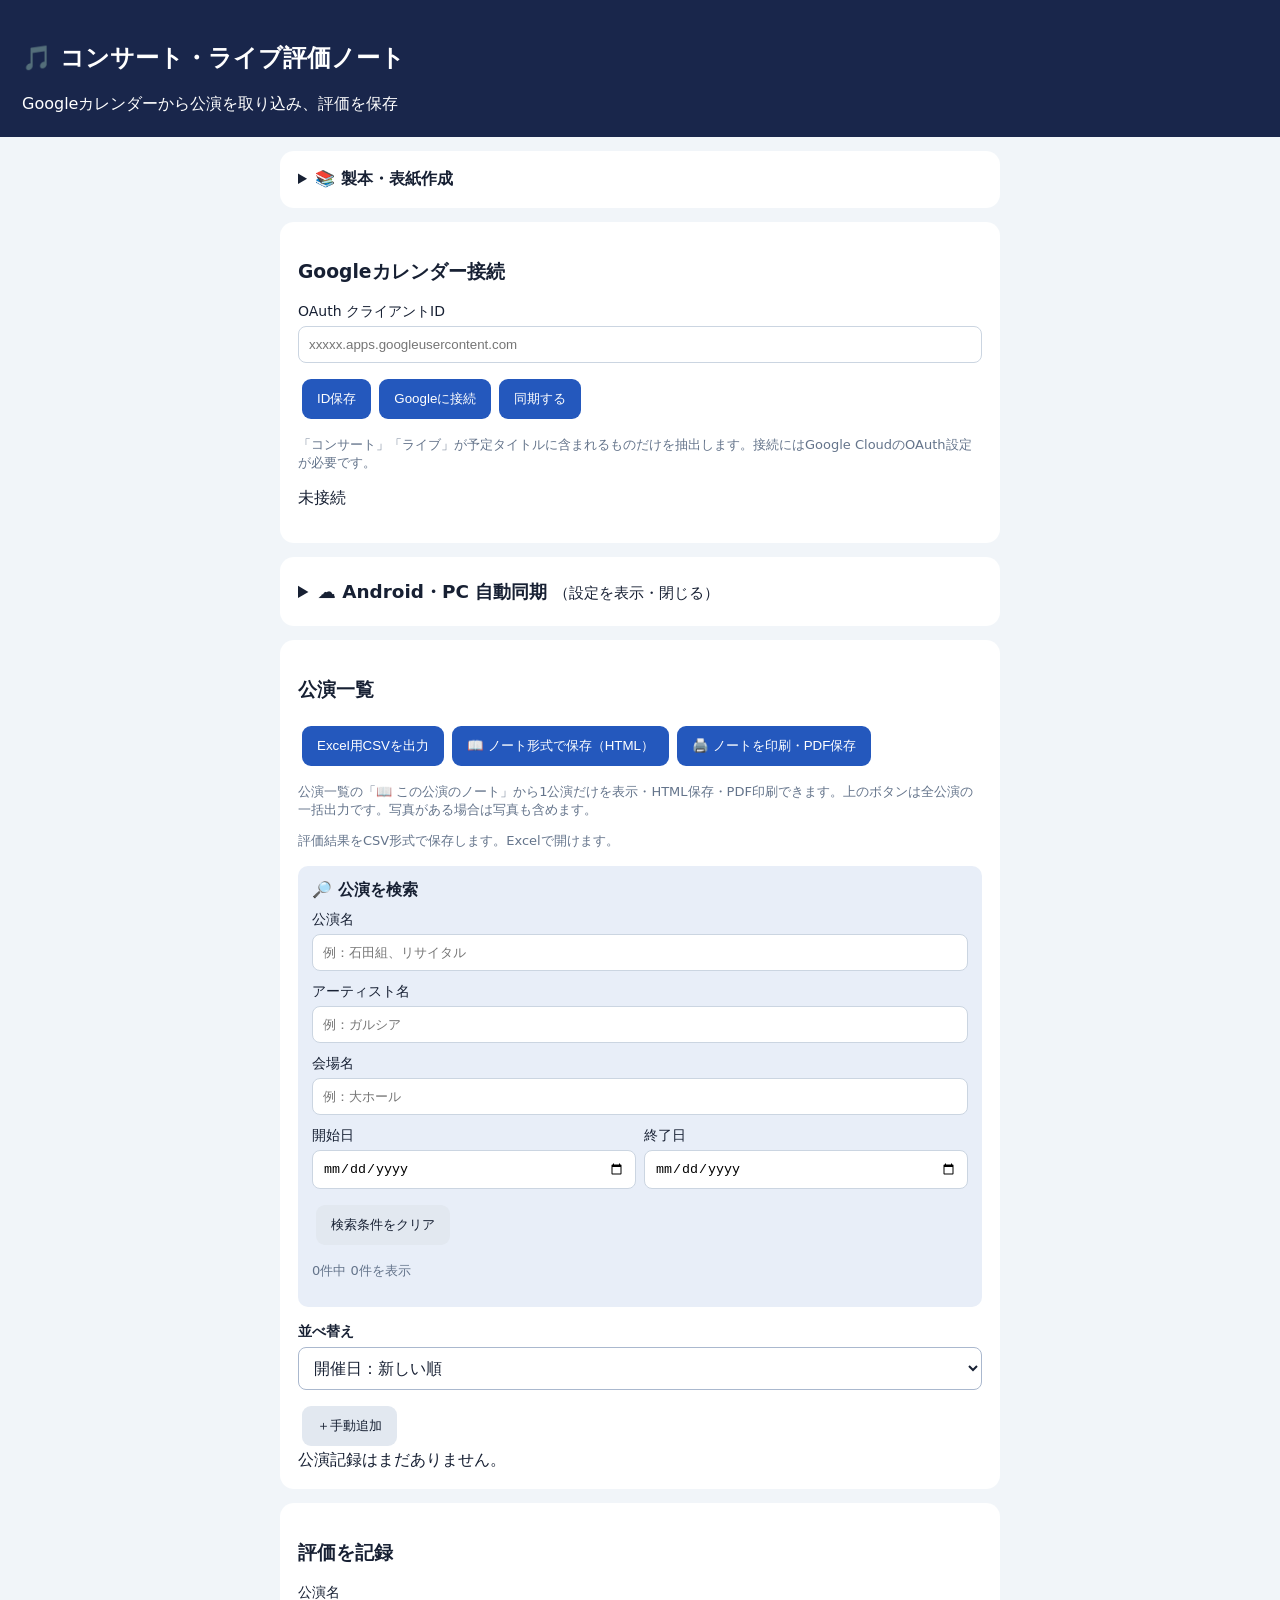
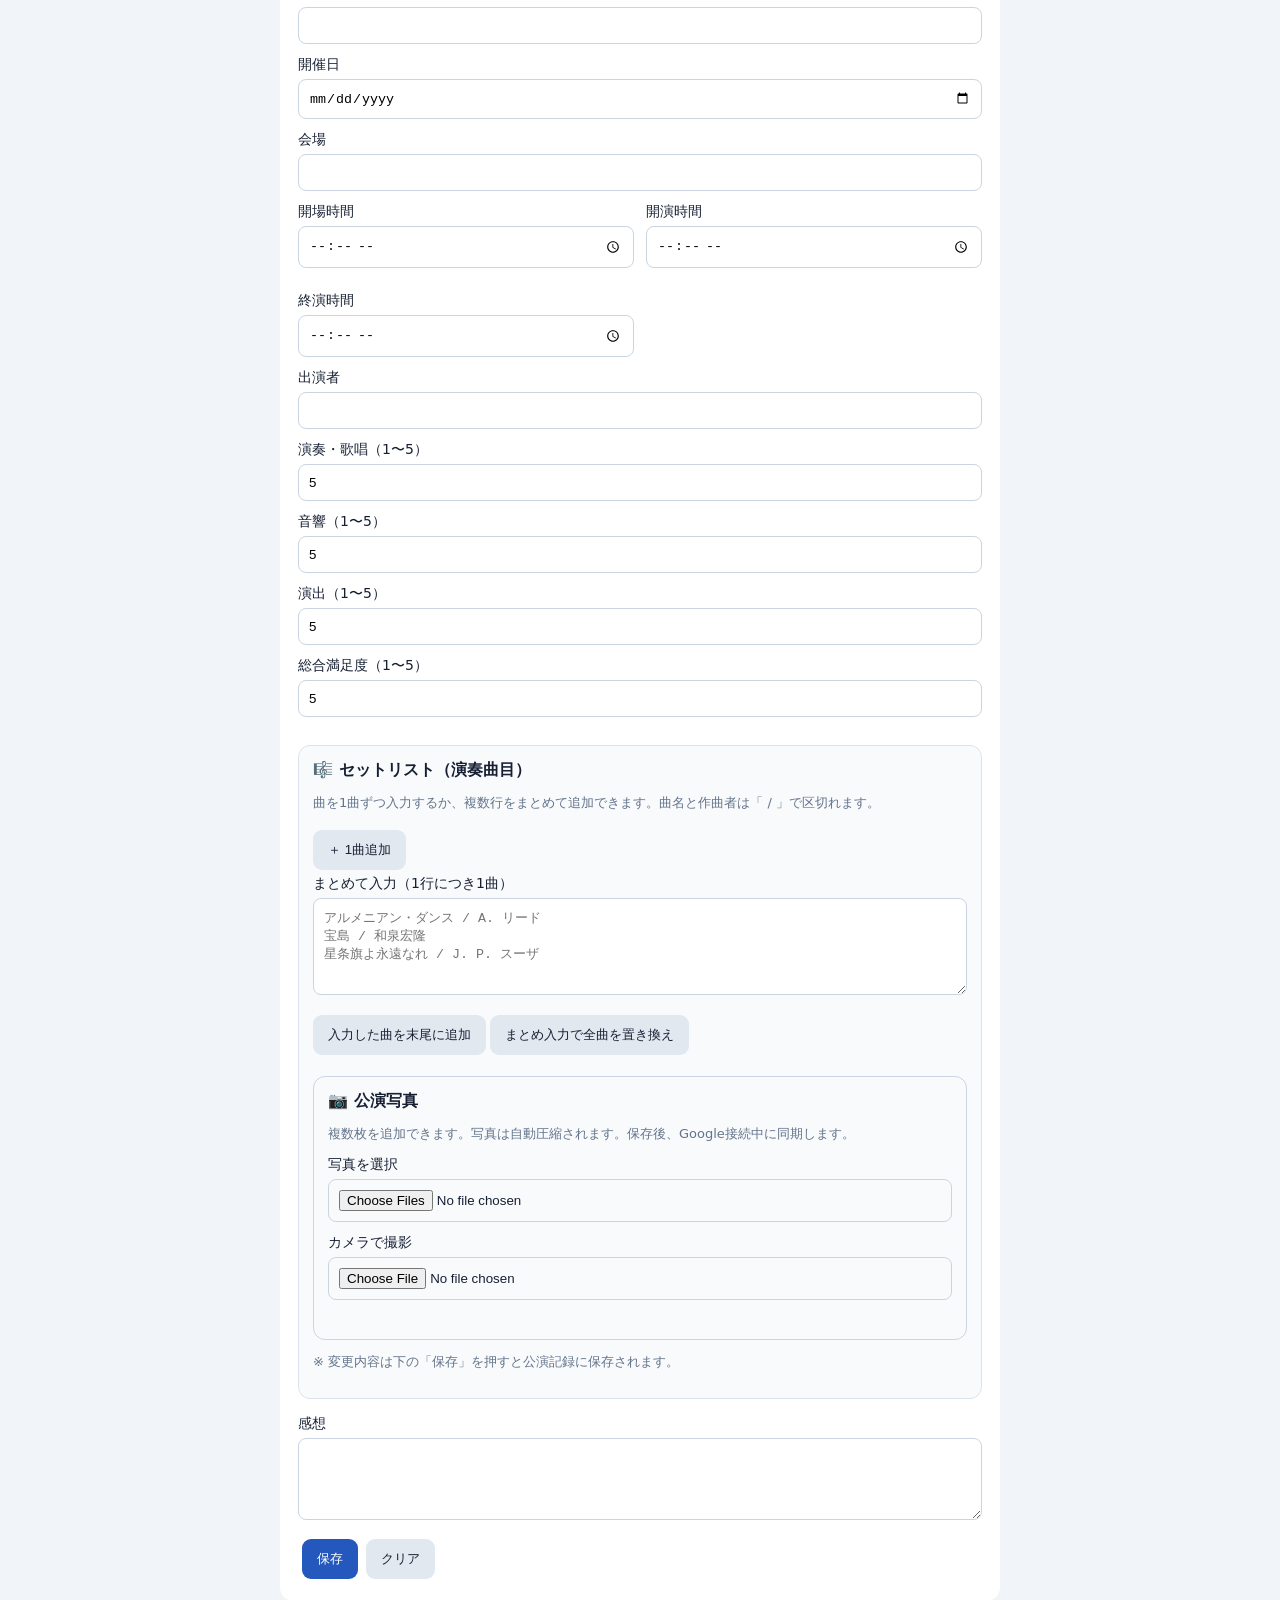
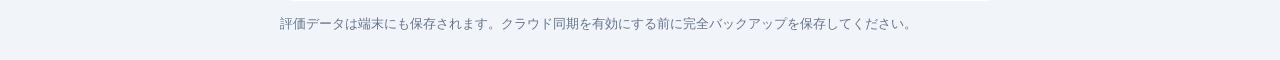
<file: index.html>
<!doctype html><html lang="ja"><head><meta charset="utf-8"><meta name="viewport" content="width=device-width,initial-scale=1"><meta name="theme-color" content="#19264b"><link rel="manifest" href="manifest.webmanifest"><title>コンサート・ライブ評価ノート</title><style>body{font-family:system-ui,sans-serif;background:#f1f5f9;margin:0;color:#172033}header{background:#19264b;color:white;padding:22px}main{max-width:720px;margin:auto;padding:14px}.panel{background:white;border-radius:14px;padding:18px;margin-bottom:14px}input,textarea{width:100%;box-sizing:border-box;padding:10px;margin:5px 0 12px;border:1px solid #cbd5e1;border-radius:8px}label{display:block;font-size:14px}button{background:#2458bd;color:white;border:0;padding:11px 15px;border-radius:9px;margin:4px;cursor:pointer}.secondary{background:#e2e8f0;color:#172033}.event{border-top:1px solid #ddd;padding:12px 0}.muted{color:#64748b;font-size:13px}.stars{color:#b45309}.setlist-editor{background:#f8fafc;border:1px solid #dbe4ee;border-radius:12px;padding:14px;margin:16px 0}.setlist-editor h4{margin:0 0 8px}.song-row{display:flex;align-items:flex-start;gap:8px;border-bottom:1px solid #e2e8f0;padding:9px 0}.song-number{min-width:24px;font-weight:700;padding-top:13px}.song-fields{flex:1;min-width:0}.song-fields input{margin:0 0 7px}.song-remove{flex:none;margin-top:5px}.setlist-editor button{margin:5px 4px 5px 0}.setlist-preview{white-space:pre-wrap;font-size:13px;color:#334155} .photo-tools{margin-top:16px;border:1px solid #cbd5e1;background:#f8fafc;border-radius:12px;padding:14px}.photo-tools h4{margin:0 0 8px} .photo-card{border:1px solid #cbd5e1;border-radius:8px;padding:8px;min-width:0}.photo-card img{width:100%;height:150px;object-fit:contain;cursor:zoom-in}#photoGallery{display:grid;grid-template-columns:repeat(auto-fit,minmax(130px,1fr));gap:8px}#photoZoom{max-width:94vw;max-height:94vh;border:0;border-radius:12px}#zoomImage{display:block;max-width:85vw;max-height:75vh;object-fit:contain}</style></head><body><header><h2>🎵 コンサート・ライブ評価ノート</h2><div>Googleカレンダーから公演を取り込み、評価を保存</div></header><main><section class="panel"><h3>Googleカレンダー接続</h3><label>OAuth クライアントID<input id="client" placeholder="xxxxx.apps.googleusercontent.com"></label><button id="saveClient">ID保存</button><button id="login">Googleに接続</button><button id="sync">同期する</button><p class="muted">「コンサート」「ライブ」が予定タイトルに含まれるものだけを抽出します。接続にはGoogle CloudのOAuth設定が必要です。</p><p id="status" role="status">未接続</p></section><section class="panel" id="cloudPanel"><details id="cloudDetails"><summary style="cursor:pointer;font-weight:700;font-size:1.15em;padding:4px 0;">☁️ Android・PC 自動同期 <span style="font-weight:400;font-size:0.8em;">（設定を表示・閉じる）</span></summary><div style="padding-top:12px"><p class="muted">Googleドライブのアプリ専用領域に評価・セットリスト・写真を保存します。通常の「マイドライブ」には表示されません。同じGoogleアカウントで接続してください。</p><p style="color:#92400e;background:#fffbeb;padding:10px;border-radius:8px">重要：初回統合前に、AndroidとPCの両方で「端末の完全バックアップ」を保存してください。既存の記録は統合し、同一記録の内容が異なる場合は別バージョンとして両方残します。削除した記録は別端末から戻る場合があります。</p><button id="backupAll" type="button">📦 端末の完全バックアップを保存</button><button id="restoreBackup" type="button" class="secondary">📥 バックアップから復元・統合</button>
<button id="repairBackup" type="button" class="secondary">修復済みバックアップで公演を整理</button><input id="repairFile" type="file" accept=".json,application/json" style="display:none"><input id="backupFile" type="file" accept=".json,application/json" style="display:none"><button id="startCloud" type="button">☁️ 初回データ統合・自動同期を有効にする</button><button id="cloudNow" type="button" class="secondary">今すぐ同期</button><p id="cloudStatus" class="muted" role="status">未設定（Googleに接続してください）</p><p class="muted">自動同期はアプリを開いてGoogleに接続している間に動作します。接続期限が切れたら再接続してください。</p></div></details></section><section class="panel"><h3>公演一覧</h3><button id="exportCsv" type="button">Excel用CSVを出力</button><button id="exportNote" type="button">📖 ノート形式で保存（HTML）</button><button id="printNote" type="button">🖨️ ノートを印刷・PDF保存</button><p class="muted">公演一覧の「📖 この公演のノート」から1公演だけを表示・HTML保存・PDF印刷できます。上のボタンは全公演の一括出力です。写真がある場合は写真も含めます。</p><p class="muted">評価結果をCSV形式で保存します。Excelで開けます。</p><div class="search-panel" role="search" aria-label="公演検索" style="margin:16px 0;padding:14px;background:#e8eef8;border-radius:10px"><h4 style="margin:0 0 10px">🔎 公演を検索</h4><label>公演名<input id="searchTitle" type="search" placeholder="例：石田組、リサイタル"></label><label>アーティスト名<input id="searchArtist" type="search" placeholder="例：ガルシア"></label><label>会場名<input id="searchVenue" type="search" placeholder="例：大ホール"></label><div style="display:grid;grid-template-columns:repeat(auto-fit,minmax(140px,1fr));gap:8px"><label>開始日<input id="searchFrom" type="date"></label><label>終了日<input id="searchTo" type="date"></label></div><button class="secondary" id="clearSearch" type="button">検索条件をクリア</button><p id="searchCount" class="muted" role="status" aria-live="polite"></p></div><div style="margin:12px 0"><label for="sortOrder" style="font-weight:600">並べ替え</label><select id="sortOrder" aria-label="公演の並べ替え" style="width:100%;padding:11px;margin-top:6px;border:1px solid #aab8ce;border-radius:8px;background:white;color:#172033;font-size:16px"><option value="dateDesc">開催日：新しい順</option><option value="dateAsc">開催日：古い順</option><option value="artistAsc">アーティスト名：五十音順</option><option value="ratingDesc">総合満足度：高い順</option></select></div><button class="secondary" id="add">＋手動追加</button><div id="list"></div></section><section class="panel"><h3>評価を記録</h3><form id="form"><input id="recordId" type="hidden"><label>公演名<input id="title" required></label><label>開催日<input id="date" type="date"></label><label>会場<input id="venue"></label><div style="display:grid;grid-template-columns:repeat(2,minmax(0,1fr));gap:12px"><label>開場時間<input id="doorsOpen" type="time"></label><label>開演時間<input id="showStart" type="time"></label><label>終演時間<input id="showEnd" type="time"></label></div><label>出演者<input id="artist"></label><label>演奏・歌唱（1〜5）<input id="music" type="number" min="1" max="5" value="5" required></label><label>音響（1〜5）<input id="sound" type="number" min="1" max="5" value="5" required></label><label>演出（1〜5）<input id="stage" type="number" min="1" max="5" value="5" required></label><label>総合満足度（1〜5）<input id="overall" type="number" min="1" max="5" value="5" required></label><section class="setlist-editor" aria-label="セットリスト入力"><h4>🎼 セットリスト（演奏曲目）</h4><p class="muted">曲を1曲ずつ入力するか、複数行をまとめて追加できます。曲名と作曲者は「 / 」で区切れます。</p><div id="songRows"></div><button type="button" id="addSong" class="secondary">＋ 1曲追加</button><label>まとめて入力（1行につき1曲）<textarea id="bulkSongs" rows="5" placeholder="アルメニアン・ダンス / A. リード&#10;宝島 / 和泉宏隆&#10;星条旗よ永遠なれ / J. P. スーザ"></textarea></label><button type="button" id="appendSongs" class="secondary">入力した曲を末尾に追加</button><button type="button" id="replaceSongs" class="secondary">まとめ入力で全曲を置き換え</button><section class="photo-tools"><h4>📷 公演写真</h4><p class="muted">複数枚を追加できます。写真は自動圧縮されます。保存後、Google接続中に同期します。</p><label>写真を選択<input id="setlistPhoto" type="file" accept="image/*" multiple></label><label>カメラで撮影<input id="cameraPhoto" type="file" accept="image/*" capture="environment"></label><div id="photoGallery"></div><p id="photoStatus" class="muted" role="status"></p></section><p class="muted">※ 変更内容は下の「保存」を押すと公演記録に保存されます。</p></section><label>感想<textarea id="memo" rows="4"></textarea></label><button type="submit">保存</button><button class="secondary" type="button" id="clear">クリア</button></form></section><p class="muted">評価データは端末にも保存されます。クラウド同期を有効にする前に完全バックアップを保存してください。</p></main><dialog id="photoZoom"><button type="button" id="closeZoom">閉じる</button><img id="zoomImage" alt="拡大写真"></dialog><script src="https://accounts.google.com/gsi/client" async defer></script><script src="app.js?v=20261126-calendarwrite4"></script><script src="book.js?v=4"></script></body></html>
</file>
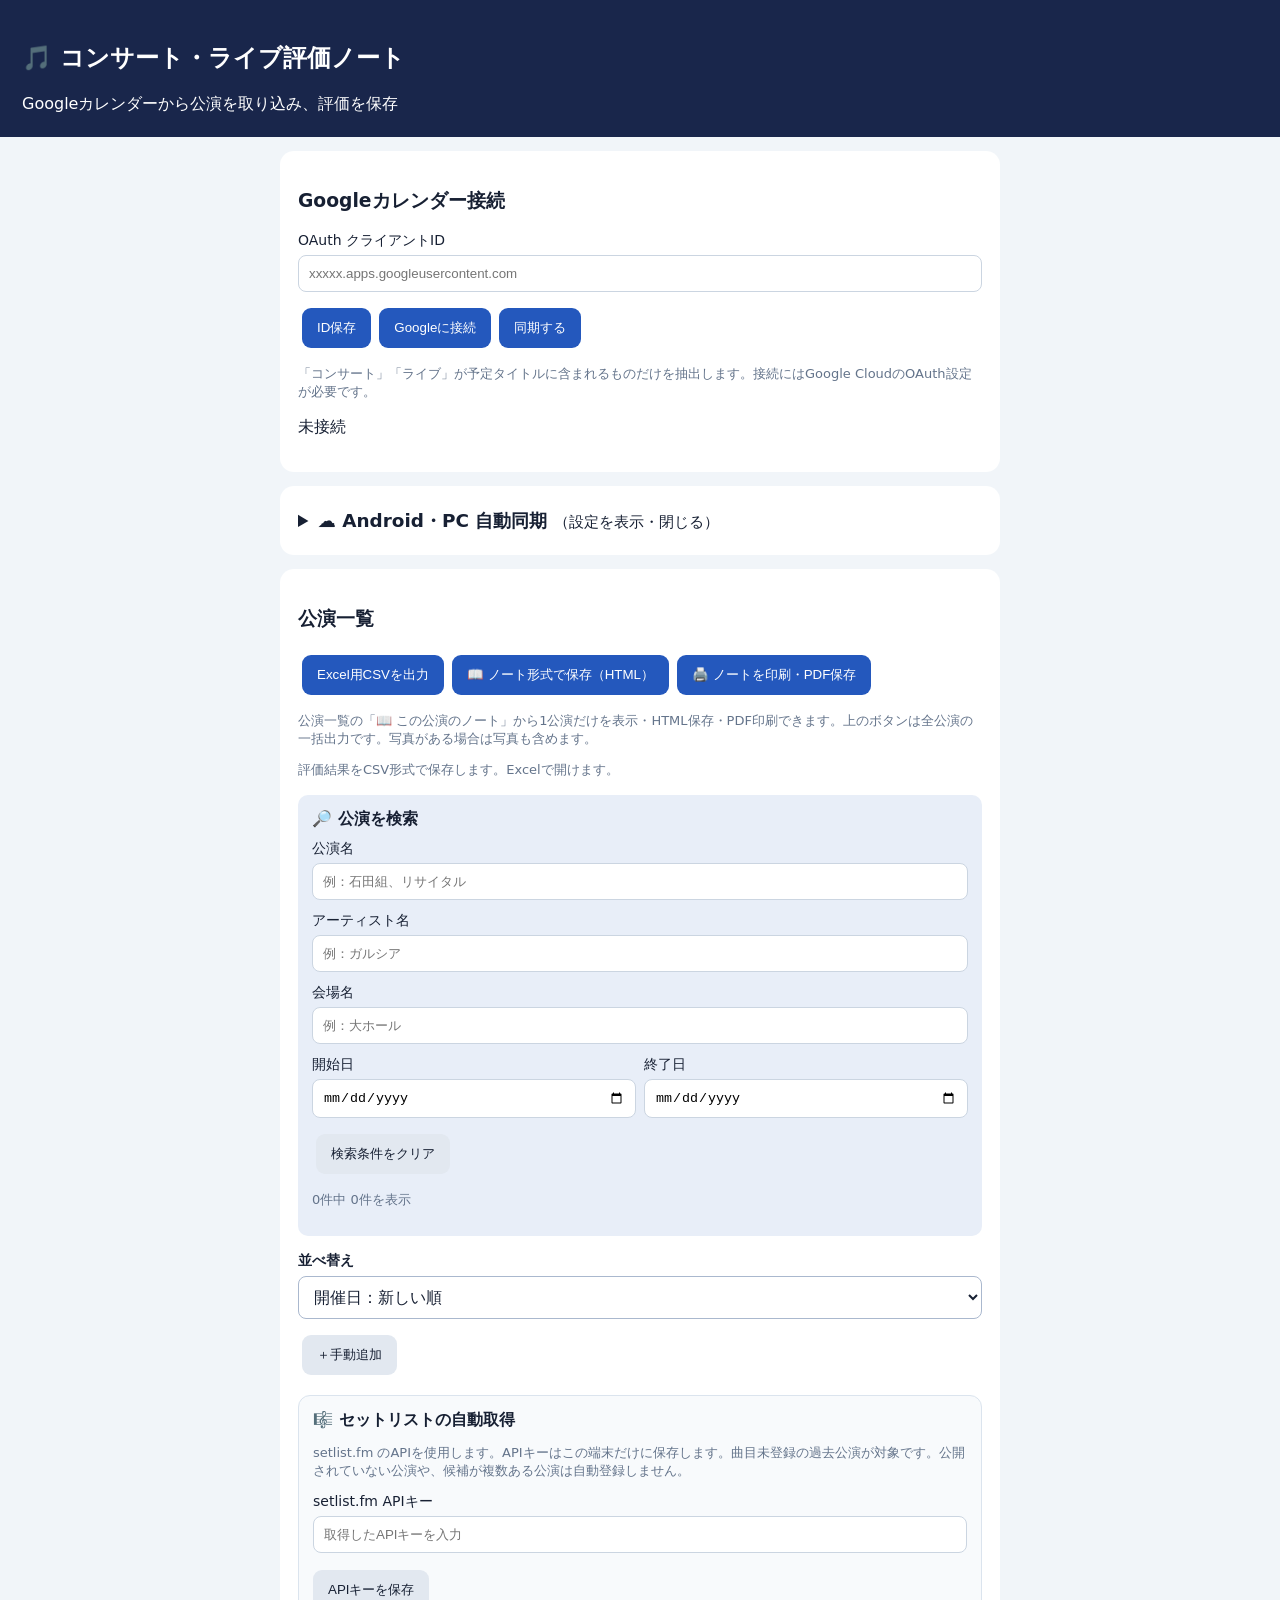
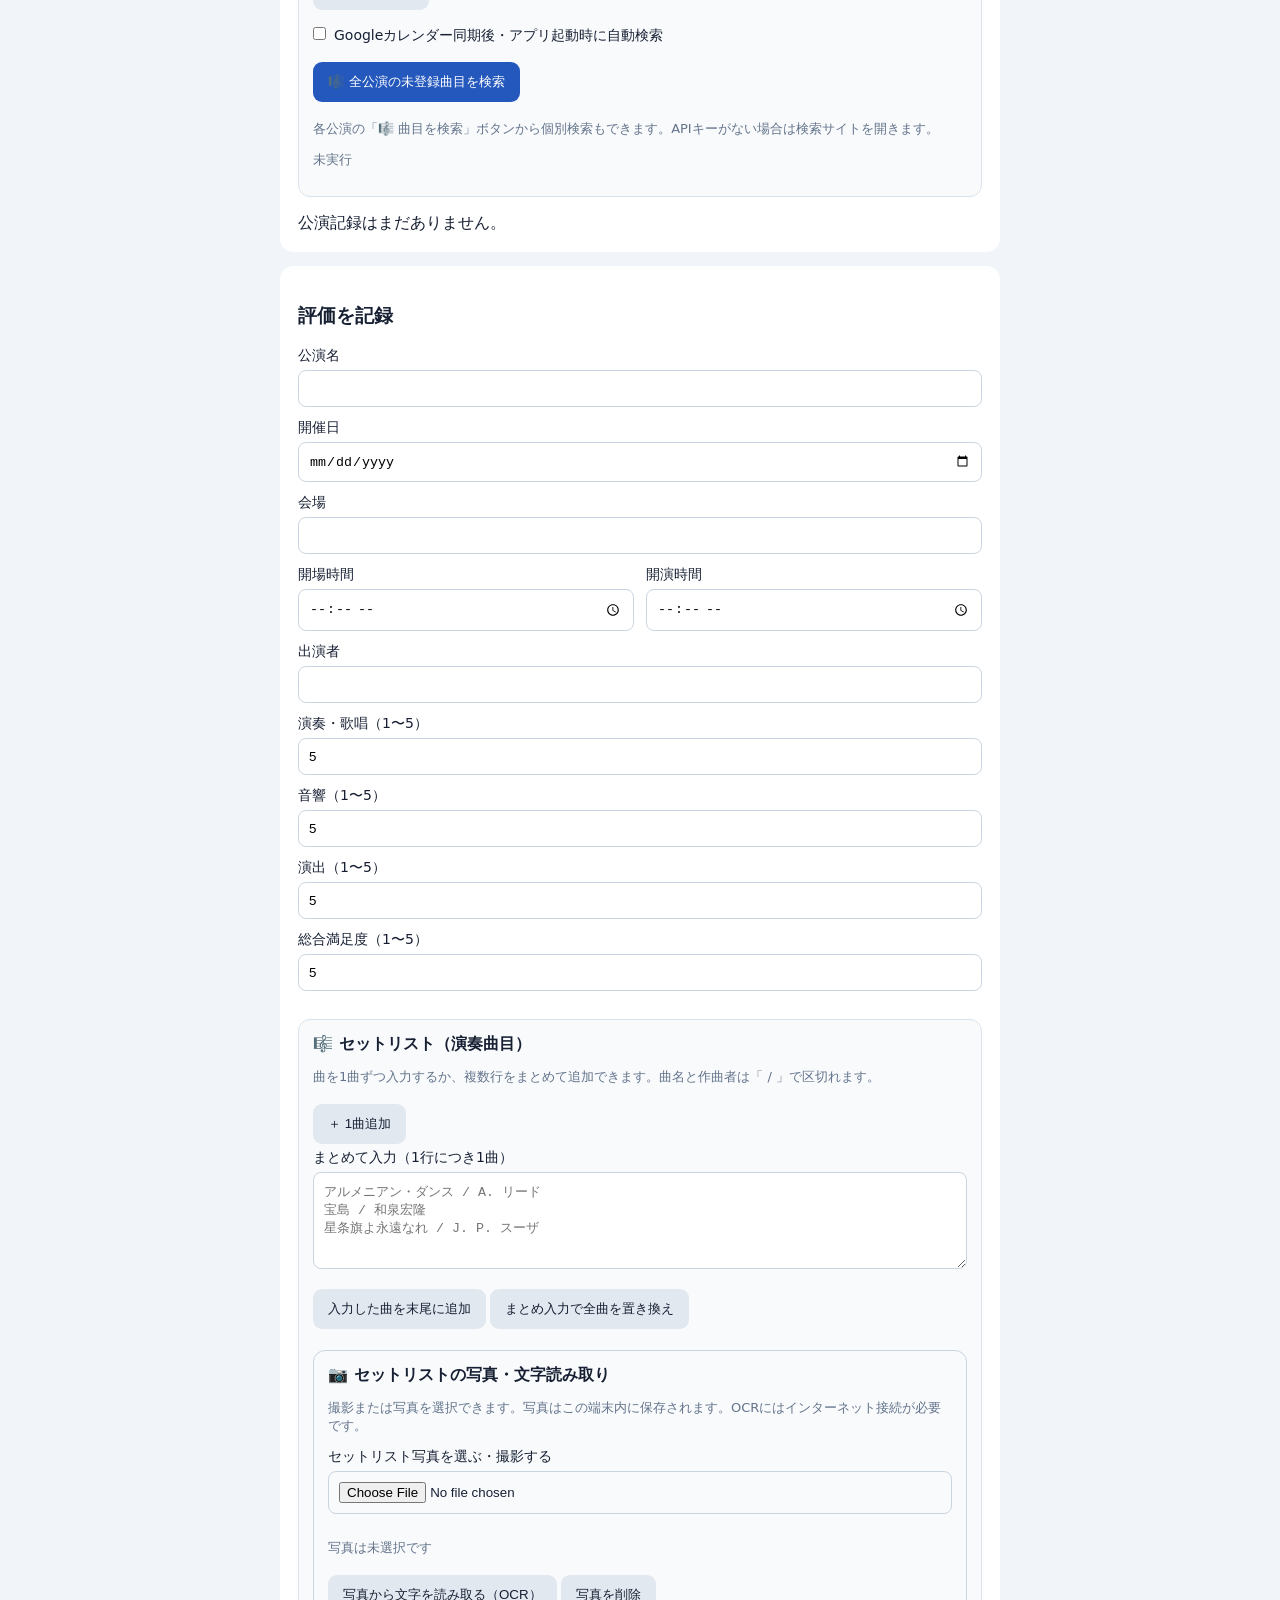
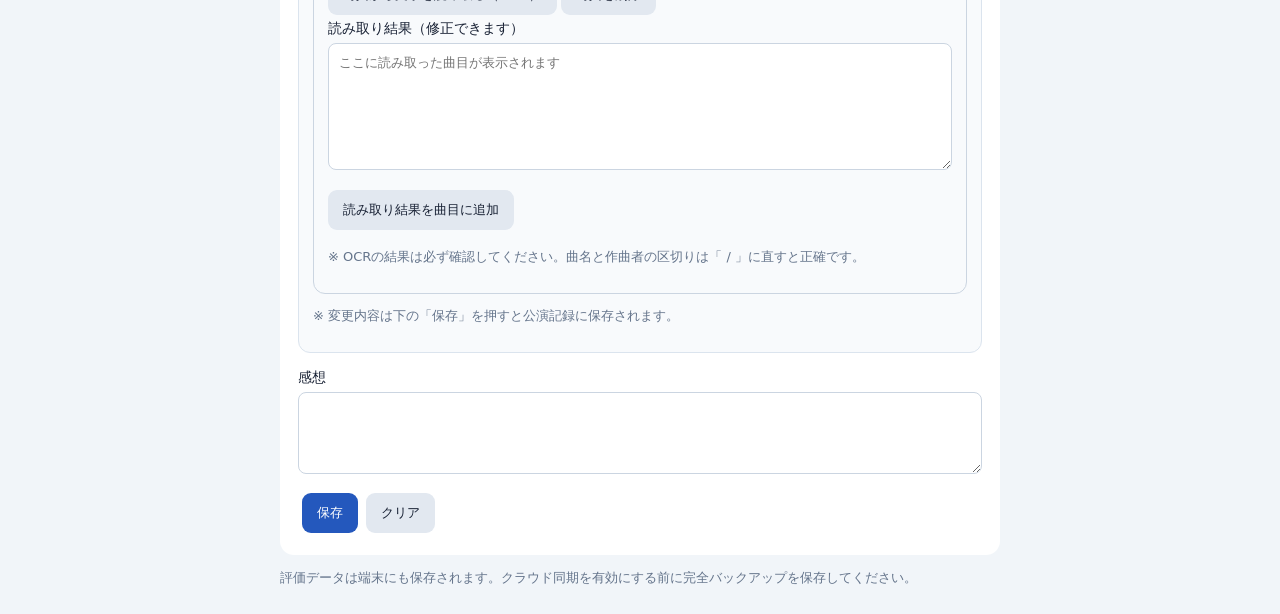
<file: index (12).html>
<!doctype html><html lang="ja"><head><meta charset="utf-8"><meta name="viewport" content="width=device-width,initial-scale=1"><meta name="theme-color" content="#19264b"><link rel="manifest" href="manifest.webmanifest"><title>コンサート・ライブ評価ノート</title><style>body{font-family:system-ui,sans-serif;background:#f1f5f9;margin:0;color:#172033}header{background:#19264b;color:white;padding:22px}main{max-width:720px;margin:auto;padding:14px}.panel{background:white;border-radius:14px;padding:18px;margin-bottom:14px}input,textarea{width:100%;box-sizing:border-box;padding:10px;margin:5px 0 12px;border:1px solid #cbd5e1;border-radius:8px}label{display:block;font-size:14px}button{background:#2458bd;color:white;border:0;padding:11px 15px;border-radius:9px;margin:4px;cursor:pointer}.secondary{background:#e2e8f0;color:#172033}.event{border-top:1px solid #ddd;padding:12px 0}.muted{color:#64748b;font-size:13px}.stars{color:#b45309}.setlist-editor{background:#f8fafc;border:1px solid #dbe4ee;border-radius:12px;padding:14px;margin:16px 0}.setlist-editor h4{margin:0 0 8px}.song-row{display:flex;align-items:flex-start;gap:8px;border-bottom:1px solid #e2e8f0;padding:9px 0}.song-number{min-width:24px;font-weight:700;padding-top:13px}.song-fields{flex:1;min-width:0}.song-fields input{margin:0 0 7px}.song-remove{flex:none;margin-top:5px}.setlist-editor button{margin:5px 4px 5px 0}.setlist-preview{white-space:pre-wrap;font-size:13px;color:#334155} .photo-tools{margin-top:16px;border:1px solid #cbd5e1;background:#f8fafc;border-radius:12px;padding:14px}.photo-tools h4{margin:0 0 8px} </style></head><body><header><h2>🎵 コンサート・ライブ評価ノート</h2><div>Googleカレンダーから公演を取り込み、評価を保存</div></header><main><section class="panel"><h3>Googleカレンダー接続</h3><label>OAuth クライアントID<input id="client" placeholder="xxxxx.apps.googleusercontent.com"></label><button id="saveClient">ID保存</button><button id="login">Googleに接続</button><button id="sync">同期する</button><p class="muted">「コンサート」「ライブ」が予定タイトルに含まれるものだけを抽出します。接続にはGoogle CloudのOAuth設定が必要です。</p><p id="status" role="status">未接続</p></section><section class="panel" id="cloudPanel"><details id="cloudDetails"><summary style="cursor:pointer;font-weight:700;font-size:1.15em;padding:4px 0;">☁️ Android・PC 自動同期 <span style="font-weight:400;font-size:0.8em;">（設定を表示・閉じる）</span></summary><div style="padding-top:12px"><p class="muted">Googleドライブのアプリ専用領域に評価・セットリスト・写真を保存します。通常の「マイドライブ」には表示されません。同じGoogleアカウントで接続してください。</p><p style="color:#92400e;background:#fffbeb;padding:10px;border-radius:8px">重要：初回統合前に、AndroidとPCの両方で「端末の完全バックアップ」を保存してください。既存の記録は統合し、同一記録の内容が異なる場合は別バージョンとして両方残します。削除した記録は別端末から戻る場合があります。</p><button id="backupAll" type="button">📦 端末の完全バックアップを保存</button><button id="restoreBackup" type="button" class="secondary">📥 バックアップから復元・統合</button>
<button id="repairBackup" type="button" class="secondary">修復済みバックアップで公演を整理</button><input id="repairFile" type="file" accept=".json,application/json" style="display:none"><input id="backupFile" type="file" accept=".json,application/json" style="display:none"><button id="startCloud" type="button">☁️ 初回データ統合・自動同期を有効にする</button><button id="cloudNow" type="button" class="secondary">今すぐ同期</button><p id="cloudStatus" class="muted" role="status">未設定（Googleに接続してください）</p><p class="muted">自動同期はアプリを開いてGoogleに接続している間に動作します。接続期限が切れたら再接続してください。</p></div></details></section><section class="panel"><h3>公演一覧</h3><button id="exportCsv" type="button">Excel用CSVを出力</button><button id="exportNote" type="button">📖 ノート形式で保存（HTML）</button><button id="printNote" type="button">🖨️ ノートを印刷・PDF保存</button><p class="muted">公演一覧の「📖 この公演のノート」から1公演だけを表示・HTML保存・PDF印刷できます。上のボタンは全公演の一括出力です。写真がある場合は写真も含めます。</p><p class="muted">評価結果をCSV形式で保存します。Excelで開けます。</p><div class="search-panel" role="search" aria-label="公演検索" style="margin:16px 0;padding:14px;background:#e8eef8;border-radius:10px"><h4 style="margin:0 0 10px">🔎 公演を検索</h4><label>公演名<input id="searchTitle" type="search" placeholder="例：石田組、リサイタル"></label><label>アーティスト名<input id="searchArtist" type="search" placeholder="例：ガルシア"></label><label>会場名<input id="searchVenue" type="search" placeholder="例：大ホール"></label><div style="display:grid;grid-template-columns:repeat(auto-fit,minmax(140px,1fr));gap:8px"><label>開始日<input id="searchFrom" type="date"></label><label>終了日<input id="searchTo" type="date"></label></div><button class="secondary" id="clearSearch" type="button">検索条件をクリア</button><p id="searchCount" class="muted" role="status" aria-live="polite"></p></div><div style="margin:12px 0"><label for="sortOrder" style="font-weight:600">並べ替え</label><select id="sortOrder" aria-label="公演の並べ替え" style="width:100%;padding:11px;margin-top:6px;border:1px solid #aab8ce;border-radius:8px;background:white;color:#172033;font-size:16px"><option value="dateDesc">開催日：新しい順</option><option value="dateAsc">開催日：古い順</option><option value="artistAsc">アーティスト名：五十音順</option><option value="ratingDesc">総合満足度：高い順</option></select></div><button class="secondary" id="add">＋手動追加</button><div class="setlist-editor"><h4>🎼 セットリストの自動取得</h4><p class="muted">setlist.fm のAPIを使用します。APIキーはこの端末だけに保存します。曲目未登録の過去公演が対象です。公開されていない公演や、候補が複数ある公演は自動登録しません。</p><label>setlist.fm APIキー<input id="setlistApiKey" type="password" autocomplete="off" placeholder="取得したAPIキーを入力"></label><button id="saveSetlistKey" type="button" class="secondary">APIキーを保存</button><label style="margin:12px 0"><input id="autoSetlist" type="checkbox" style="width:auto;margin:0 8px 0 0">Googleカレンダー同期後・アプリ起動時に自動検索</label><button id="fetchAllSetlists" type="button">🎼 全公演の未登録曲目を検索</button><p class="muted">各公演の「🎼 曲目を検索」ボタンから個別検索もできます。APIキーがない場合は検索サイトを開きます。</p><p id="setlistFetchStatus" class="muted" role="status" aria-live="polite">未実行</p></div><div id="list"></div></section><section class="panel"><h3>評価を記録</h3><form id="form"><input id="recordId" type="hidden"><label>公演名<input id="title" required></label><label>開催日<input id="date" type="date"></label><label>会場<input id="venue"></label><div style="display:grid;grid-template-columns:repeat(2,minmax(0,1fr));gap:12px"><label>開場時間<input id="doorsOpen" type="time"></label><label>開演時間<input id="showStart" type="time"></label></div><label>出演者<input id="artist"></label><label>演奏・歌唱（1〜5）<input id="music" type="number" min="1" max="5" value="5" required></label><label>音響（1〜5）<input id="sound" type="number" min="1" max="5" value="5" required></label><label>演出（1〜5）<input id="stage" type="number" min="1" max="5" value="5" required></label><label>総合満足度（1〜5）<input id="overall" type="number" min="1" max="5" value="5" required></label><section class="setlist-editor" aria-label="セットリスト入力"><h4>🎼 セットリスト（演奏曲目）</h4><p class="muted">曲を1曲ずつ入力するか、複数行をまとめて追加できます。曲名と作曲者は「 / 」で区切れます。</p><div id="songRows"></div><button type="button" id="addSong" class="secondary">＋ 1曲追加</button><label>まとめて入力（1行につき1曲）<textarea id="bulkSongs" rows="5" placeholder="アルメニアン・ダンス / A. リード&#10;宝島 / 和泉宏隆&#10;星条旗よ永遠なれ / J. P. スーザ"></textarea></label><button type="button" id="appendSongs" class="secondary">入力した曲を末尾に追加</button><button type="button" id="replaceSongs" class="secondary">まとめ入力で全曲を置き換え</button><section class="photo-tools"><h4>📷 セットリストの写真・文字読み取り</h4><p class="muted">撮影または写真を選択できます。写真はこの端末内に保存されます。OCRにはインターネット接続が必要です。</p><label>セットリスト写真を選ぶ・撮影する<input id="setlistPhoto" type="file" accept="image/*" capture="environment"></label><img id="photoPreview" alt="セットリスト写真のプレビュー" style="display:none;max-width:100%;max-height:320px;border-radius:8px"><p id="photoStatus" class="muted" role="status">写真は未選択です</p><button type="button" class="secondary" id="readPhoto">写真から文字を読み取る（OCR）</button><button type="button" class="secondary" id="removePhoto">写真を削除</button><label>読み取り結果（修正できます）<textarea id="ocrText" rows="7" placeholder="ここに読み取った曲目が表示されます"></textarea></label><button type="button" class="secondary" id="appendOcr">読み取り結果を曲目に追加</button><p class="muted">※ OCRの結果は必ず確認してください。曲名と作曲者の区切りは「 / 」に直すと正確です。</p></section><p class="muted">※ 変更内容は下の「保存」を押すと公演記録に保存されます。</p></section><label>感想<textarea id="memo" rows="4"></textarea></label><button type="submit">保存</button><button class="secondary" type="button" id="clear">クリア</button></form></section><p class="muted">評価データは端末にも保存されます。クラウド同期を有効にする前に完全バックアップを保存してください。</p></main><script src="https://accounts.google.com/gsi/client" async defer></script><script src="app.js?v=20261122-setlist1"></script></body></html>
</file>
